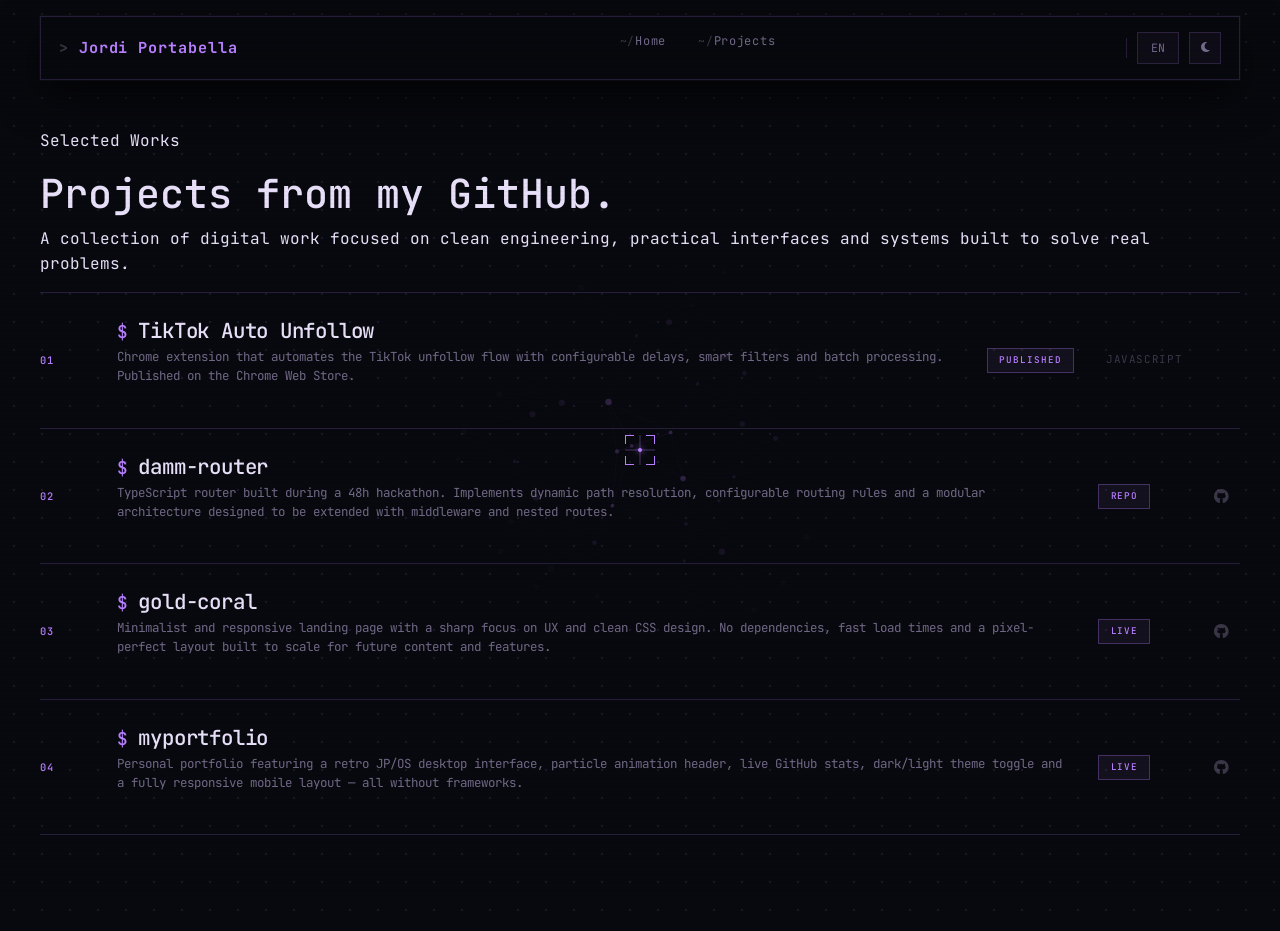
<file: projects.html>
<!DOCTYPE html>
<!-- BASEN ON: https://www.abdulsamad.tech/projects -->
<html lang="en">
    <head>
        <link href="https://cdn.jsdelivr.net/npm/bootstrap@5.3.8/dist/css/bootstrap.min.css" rel="stylesheet" integrity="sha384-sRIl4kxILFvY47J16cr9ZwB07vP4J8+LH7qKQnuqkuIAvNWLzeN8tE5YBujZqJLB" crossorigin="anonymous">
        <script src="https://cdn.jsdelivr.net/npm/bootstrap@5.3.8/dist/js/bootstrap.bundle.min.js" integrity="sha384-FKyoEForCGlyvwx9Hj09JcYn3nv7wiPVlz7YYwJrWVcXK/BmnVDxM+D2scQbITxI" crossorigin="anonymous"></script>
        <link rel="stylesheet" href="https://cdnjs.cloudflare.com/ajax/libs/font-awesome/6.5.0/css/all.min.css">
        <link href="styles.css" rel="stylesheet">
        <script src="scripts/script.js" defer></script>
        <title>Projects</title>
    </head>
    <body>
        <div id="large-header" class="large-header" aria-hidden="true">
            <canvas id="demo-canvas"></canvas>
        </div>

        <header class="site-header">
            <a href="index.html" class="brand">Jordi Portabella</a>
            <nav class="main-nav">
                <ul>
                    <li><a href="index.html">Home</a></li>
                    <li><a href="projects.html">Projects</a></li>
                </ul>
            </nav>

            <div class="header-actions">
                <span class="header-divider" aria-hidden="true"></span>
                <select id="lenguaje-select">
                    <option value="EN">EN</option>
                    <option value="ES">ES</option>
                </select>
                <button class="theme-toggle" type="button" onclick="changeColor(this)" aria-label="Toggle color theme">
                    <i class="fa-solid fa-moon theme-icon theme-icon-moon"></i>
                    <i class="fa-solid fa-sun theme-icon theme-icon-sun"></i>
                </button>
            </div>
        </header>

        <main class="projects-page">
            <section class="projects-hero reveal reveal-up">
                <p class="projects-kicker">Selected Works</p>
                <h1>Projects from my GitHub.</h1>
                <p class="projects-lead">
                    A collection of digital work focused on clean engineering, practical interfaces and systems built to solve real problems.
                </p>
            </section>

            <section class="projects-list" id="projects" data-layout="showcase">
            </section>
        </main>
    </body>
</html>
</file>
<file: styles.css>
@import url('https://fonts.googleapis.com/css2?family=JetBrains+Mono:ital,wght@0,300;0,400;0,500;0,700;1,300;1,400&display=swap');

/* ============================================================
   TOKENS
   ============================================================ */
:root {
    --bg:        #08090e;
    --bg2:       #0c0e16;
    --bg3:       #10121d;
    --purple:    #b87fff;
    --lilac:     #d8b4fe;
    --green:     #39e58c;
    --red:       #ff5f57;
    --yellow:    #ffbd2e;
    --border:    rgba(184,127,255,.18);
    --border-h:  rgba(184,127,255,.55);
    --text:      #e8e0f8;
    --muted:     rgba(220,200,255,.50);
    --subtle:    rgba(220,200,255,.24);
    --font:      'JetBrains Mono', 'Courier New', monospace;
    --ease:      cubic-bezier(0.22,1,0.36,1);
}

/* ============================================================
   BASE
   ============================================================ */
*,*::before,*::after { box-sizing:border-box; margin:0; padding:0; }
html { scroll-behavior:smooth; overflow-x:hidden; }

body {
    background-color: var(--bg);
    /* dot grid */
    background-image: radial-gradient(rgba(184,127,255,.11) 1px, transparent 1px);
    background-size: 28px 28px;
    color: var(--text);
    font-family: var(--font);
    line-height: 1.6;
    overflow-x: hidden;
    -webkit-font-smoothing: antialiased;
    cursor: none;
    position: relative;
}

a, button, select { cursor: none; font-family: var(--font); }

/* scanline overlay */
body::after {
    content: '';
    position: fixed;
    inset: 0;
    background: repeating-linear-gradient(
        0deg,
        rgba(0,0,0,.028) 0px,
        rgba(0,0,0,.028) 1px,
        transparent 1px,
        transparent 4px
    );
    pointer-events: none;
    z-index: 9990;
}

/* ============================================================
   CUSTOM CURSOR — reticle / crosshair
   ============================================================ */
.c-dot {
    position: fixed;
    top: 0; left: 0;
    width: 4px; height: 4px;
    background: var(--purple);
    border-radius: 50%;
    box-shadow: 0 0 6px var(--purple);
    pointer-events: none;
    z-index: 99999;
    transform: translate(-50%,-50%);
    transition: background .15s, box-shadow .15s;
}

.c-reticle {
    position: fixed;
    top: 0; left: 0;
    width: 30px; height: 30px;
    pointer-events: none;
    z-index: 99998;
    transform: translate(-50%,-50%);
    transition: width .2s var(--ease), height .2s var(--ease);
}

/* 4 corner brackets */
.c-tl,.c-tr,.c-bl,.c-br {
    position: absolute;
    width: 9px; height: 9px;
    border-color: var(--purple);
    border-style: solid;
    transition: all .2s var(--ease), border-color .15s;
}
.c-tl { top:0; left:0;  border-width:1.5px 0 0 1.5px; }
.c-tr { top:0; right:0; border-width:1.5px 1.5px 0 0; }
.c-bl { bottom:0; left:0;  border-width:0 0 1.5px 1.5px; }
.c-br { bottom:0; right:0; border-width:0 1.5px 1.5px 0; }

/* cross lines */
.c-reticle::before,
.c-reticle::after {
    content: '';
    position: absolute;
    background: rgba(184,127,255,.35);
}
.c-reticle::before {
    width: 1px; height: 100%;
    left: 50%; top: 0;
    transform: translateX(-50%);
}
.c-reticle::after {
    width: 100%; height: 1px;
    top: 50%; left: 0;
    transform: translateY(-50%);
}

/* hover state */
body.cur-active .c-dot {
    background: var(--lilac);
    box-shadow: 0 0 10px var(--lilac);
    width: 6px; height: 6px;
}
body.cur-active .c-reticle {
    width: 20px; height: 20px;
}
body.cur-active .c-tl,
body.cur-active .c-tr,
body.cur-active .c-bl,
body.cur-active .c-br {
    border-color: var(--lilac);
    width: 7px; height: 7px;
}

@media (hover:none) {
    .c-dot,.c-reticle { display:none; }
    body,a,button,select { cursor:auto; }
}

/* ============================================================
   CANVAS
   ============================================================ */
.large-header {
    position: fixed;
    inset: 0;
    z-index: 0;
    overflow: hidden;
    pointer-events: none;
}
#demo-canvas { position:absolute; inset:0; width:100%; height:100%; opacity:.4; }

/* ============================================================
   NAV
   ============================================================ */
.site-header {
    position: sticky;
    top: 16px;
    z-index: 1000;
    width: min(1200px, calc(100% - 32px));
    margin: 0 auto;
    padding: 10px 18px;
    display: flex;
    align-items: center;
    justify-content: space-between;
    background: rgba(8,9,14,.85);
    border: 1px solid var(--border);
    backdrop-filter: blur(16px);
    -webkit-backdrop-filter: blur(16px);
    box-shadow: 0 0 0 1px rgba(184,127,255,.04), 0 16px 40px rgba(0,0,0,.6);
}

.brand {
    color: var(--purple);
    font-size: .95rem;
    font-weight: 700;
    letter-spacing: .06em;
    text-decoration: none;
    transition: color .2s;
}
.brand::before { content:'> '; color: var(--subtle); }
.brand:hover { color: var(--lilac); }

.main-nav { flex:1; }
.main-nav ul { list-style:none; display:flex; justify-content:center; gap:2rem; }
.main-nav a {
    font-size: .75rem;
    font-weight: 400;
    letter-spacing: .06em;
    color: var(--muted);
    text-decoration: none;
    transition: color .2s;
}
.main-nav a::before { content:'~/'; color: var(--subtle); font-size:.7rem; }
.main-nav a:hover { color: var(--lilac); }

.header-actions { display:flex; align-items:center; gap:.65rem; }

.header-divider { width:1px; height:20px; background:var(--border); }

.header-actions button,
#lenguaje-select {
    height: 32px;
    border: 1px solid var(--border);
    background: rgba(184,127,255,.04);
    color: var(--muted);
    font-family: var(--font);
    font-size: .72rem;
    outline: none;
    appearance: none;
    -webkit-appearance: none;
    transition: border-color .2s, color .2s;
}
.header-actions button { width:32px; border-radius:0; }
#lenguaje-select { padding:0 .8rem; border-radius:0; }
.header-actions button:hover,
#lenguaje-select:hover { border-color:var(--border-h); color:var(--lilac); }

.theme-toggle { position:relative; display:inline-flex; align-items:center; justify-content:center; }
.theme-icon { position:absolute; transition:opacity .2s,transform .2s; }
.theme-icon-sun { opacity:0; transform:scale(.75); }
.theme-toggle.is-light .theme-icon-sun  { opacity:1; transform:scale(1); }
.theme-toggle.is-light .theme-icon-moon { opacity:0; transform:scale(.75); }

/* ============================================================
   TERMINAL WINDOW COMPONENT
   ============================================================ */
.term-win {
    border: 1px solid var(--border);
    background: var(--bg2);
    position: relative;
    overflow: hidden;
}

.term-bar {
    display: flex;
    align-items: center;
    gap: .6rem;
    padding: .65rem 1.1rem;
    border-bottom: 1px solid var(--border);
    background: rgba(184,127,255,.04);
}

.term-bar-dot { width:11px; height:11px; border-radius:50%; flex-shrink:0; }
.tbd-r { background: var(--red);    box-shadow:0 0 6px rgba(255,95,87,.5); }
.tbd-y { background: var(--yellow); box-shadow:0 0 6px rgba(255,189,46,.5); }
.tbd-g { background: var(--green);  box-shadow:0 0 6px rgba(57,229,140,.5); }

.term-bar-title {
    flex: 1;
    text-align: center;
    font-size: .68rem;
    font-weight: 400;
    color: var(--muted);
    letter-spacing: .06em;
}

.term-body { padding: 2rem 2.4rem 2.4rem; }

/* ============================================================
   HERO
   ============================================================ */
#home {
    position: relative;
    z-index: 1;
    width: min(1200px, calc(100% - 32px));
    margin: 0 auto;
    padding: 3rem 0 0;
    min-height: calc(100vh - 80px);
    display: flex;
    flex-direction: column;
    justify-content: center;
    gap: 1.5rem;
}

.hero-win {
    /* extends term-win */
    flex: 1;
}

.hero-name {
    font-size: clamp(60px, 11vw, 148px);
    font-weight: 700;
    letter-spacing: -.04em;
    line-height: .86;
    margin-bottom: 1.8rem;
    position: relative;
    display: inline-block;
    /* glitch */
    animation: glitch 7s infinite;
}

.hero-name .n1 { display:block; color: var(--text); }
.hero-name .n2 {
    display: block;
    background: linear-gradient(135deg, var(--lilac) 0%, var(--purple) 70%);
    -webkit-background-clip: text;
    -webkit-text-fill-color: transparent;
    background-clip: text;
}

/* glitch layers */
.hero-name::before,
.hero-name::after {
    content: attr(data-text);
    position: absolute;
    top: 0; left: 0;
    font-size: inherit;
    font-weight: inherit;
    letter-spacing: inherit;
    line-height: inherit;
    pointer-events: none;
}
.hero-name::before {
    color: rgba(255,0,200,.55);
    clip-path: polygon(0 20%,100% 20%,100% 35%,0 35%);
    animation: glitch-before 7s infinite;
}
.hero-name::after {
    color: rgba(0,200,255,.45);
    clip-path: polygon(0 60%,100% 60%,100% 75%,0 75%);
    animation: glitch-after 7s infinite;
}

@keyframes glitch {
    0%,85%,100% { transform:translate(0,0); }
    86% { transform:translate(-3px,0); }
    87% { transform:translate(3px,0); }
    88% { transform:translate(-1px,1px); }
    89% { transform:translate(0,0); }
}
@keyframes glitch-before {
    0%,85%,100% { transform:translate(0,0); opacity:0; }
    86% { transform:translate(-4px,0); opacity:1; }
    87% { transform:translate(4px,0); opacity:1; }
    88% { opacity:0; }
}
@keyframes glitch-after {
    0%,85%,100% { transform:translate(0,0); opacity:0; }
    86% { transform:translate(4px,0); opacity:1; }
    87% { transform:translate(-4px,0); opacity:1; }
    88% { opacity:0; }
}

/* prompt lines */
.prompt { display:flex; gap:.6rem; align-items:baseline; margin:.35rem 0; font-size:.88rem; }
.p-sym  { color:var(--purple); font-weight:700; flex-shrink:0; user-select:none; }
.p-path { color:var(--lilac); }
.p-cmd  { color:var(--muted); }
.p-out  { color:var(--text); margin-left:1.6rem; font-size:.86rem; }
.p-out.green { color:var(--green); }

.typing-cursor {
    display: inline-block;
    width: .55em; height: 1.1em;
    background: var(--purple);
    vertical-align: text-bottom;
    margin-left: 2px;
    animation: blink 1.1s step-end infinite;
}
@keyframes blink { 0%,100%{opacity:1} 50%{opacity:0} }

/* hero divider */
.h-rule {
    border: none;
    border-top: 1px solid var(--border);
    margin: 1.2rem 0;
}

/* hero CTA buttons */
.hero-btns { display:flex; gap:.9rem; flex-wrap:wrap; margin-top:1.4rem; }

.btn-term {
    display: inline-flex;
    align-items: center;
    gap: .5rem;
    padding: .75rem 1.5rem;
    border: 1px solid var(--border);
    background: transparent;
    color: var(--muted);
    font-family: var(--font);
    font-size: .78rem;
    font-weight: 400;
    letter-spacing: .04em;
    text-decoration: none;
    transition: border-color .2s, color .2s, background .2s, transform .2s var(--ease);
}
.btn-term::before { content:'$ '; color:var(--purple); }
.btn-term:hover {
    border-color: var(--border-h);
    color: var(--lilac);
    background: rgba(184,127,255,.06);
    transform: translateY(-2px);
}

.btn-term-primary {
    border-color: rgba(184,127,255,.45);
    background: rgba(184,127,255,.08);
    color: var(--text);
}
.btn-term-primary:hover {
    border-color: var(--purple);
    background: rgba(184,127,255,.16);
    color: var(--lilac);
}

/* ============================================================
   MARQUEE
   ============================================================ */
.marquee-strip {
    position: relative;
    z-index: 1;
    margin-top: 3.5rem;
    border-top: 1px solid var(--border);
    border-bottom: 1px solid var(--border);
    padding: .75rem 0;
    overflow: hidden;
    background: rgba(184,127,255,.02);
}

.marquee-track {
    display: flex;
    width: max-content;
    animation: marquee 30s linear infinite;
}
.marquee-track:hover { animation-play-state:paused; }

@keyframes marquee {
    from { transform:translateX(0); }
    to   { transform:translateX(-50%); }
}

.marquee-track span {
    display: inline-block;
    font-size: .65rem;
    font-weight: 400;
    letter-spacing: .22em;
    text-transform: uppercase;
    color: var(--subtle);
    padding: 0 1.5rem;
    white-space: nowrap;
}
.marquee-track .m-dot { color:var(--purple); padding:0 .3rem; letter-spacing:0; }

/* ============================================================
   SECTION WRAPPER
   ============================================================ */
.sec {
    position: relative;
    z-index: 1;
    width: min(1200px, calc(100% - 32px));
    margin: 0 auto;
    padding: 6rem 0;
}

.sec-label {
    display: flex;
    align-items: center;
    gap: .5rem;
    margin-bottom: 2.8rem;
    font-size: .65rem;
    font-weight: 500;
    letter-spacing: .2em;
    color: var(--purple);
}
.sec-label .sec-num { color:var(--subtle); }

/* heading style used throughout */
.sec-h {
    font-size: clamp(2rem,4.5vw,3.6rem);
    font-weight: 700;
    letter-spacing: -.03em;
    line-height: 1.04;
    margin-bottom: 1.4rem;
    color: var(--text);
}
.sec-h .hl {
    background: linear-gradient(135deg,var(--lilac),var(--purple));
    -webkit-background-clip: text;
    -webkit-text-fill-color: transparent;
    background-clip: text;
}

/* ============================================================
   ABOUT
   ============================================================ */
.about-cols {
    display: grid;
    grid-template-columns: 1.1fr .9fr;
    gap: 4rem;
    align-items: start;
}

.about-text p {
    font-size: .9rem;
    font-weight: 300;
    color: var(--muted);
    line-height: 1.85;
    margin-bottom: .8rem;
}
.about-text p::before { content:'// '; color:var(--subtle); }

.about-loc {
    display: inline-flex;
    align-items: center;
    gap: .4rem;
    margin-top: .8rem;
    font-size: .76rem;
    color: var(--subtle);
}

/* Stats terminal box */
.stats-box {
    border: 1px solid var(--border);
    background: var(--bg2);
}

.stats-box-header {
    padding: .55rem 1rem;
    border-bottom: 1px solid var(--border);
    font-size: .62rem;
    color: var(--muted);
    letter-spacing: .1em;
    background: rgba(184,127,255,.04);
}
.stats-box-header span { color:var(--purple); }

.stats-grid {
    display: grid;
    grid-template-columns: 1fr 1fr;
}

.stat-cell {
    padding: 1.6rem 1.4rem;
    border-bottom: 1px solid var(--border);
    border-right: 1px solid var(--border);
    transition: background .2s;
}
.stat-cell:nth-child(2n) { border-right:none; }
.stat-cell:nth-child(3),
.stat-cell:nth-child(4) { border-bottom:none; }
.stat-cell:hover { background:rgba(184,127,255,.05); }

.stat-val {
    font-size: clamp(1.8rem,3.5vw,2.8rem);
    font-weight: 700;
    letter-spacing: -.04em;
    line-height: 1;
    margin-bottom: .4rem;
    background: linear-gradient(135deg,var(--text),var(--lilac));
    -webkit-background-clip: text;
    -webkit-text-fill-color: transparent;
    background-clip: text;
}

.stat-lbl {
    font-size: .6rem;
    font-weight: 400;
    letter-spacing: .14em;
    text-transform: uppercase;
    color: var(--subtle);
}

/* ============================================================
   SERVICES — command list
   ============================================================ */
.srv-list { width:100%; }

.srv-row {
    display: grid;
    grid-template-columns: 2.8rem 1fr auto 1.6rem;
    align-items: center;
    gap: 2rem;
    padding: 1.6rem 0;
    border-top: 1px solid var(--border);
    position: relative;
    overflow: hidden;
    transition: border-color .2s;
}
.srv-row:last-child { border-bottom:1px solid var(--border); }

.srv-row::before {
    content:'';
    position:absolute;
    inset:0;
    background: linear-gradient(90deg,rgba(184,127,255,.06),transparent);
    transform:translateX(-101%);
    transition:transform .35s var(--ease);
}
.srv-row:hover::before { transform:translateX(0); }
.srv-row:hover { border-color:var(--border-h); }

.srv-num { font-size:.65rem; font-weight:500; letter-spacing:.1em; color:var(--purple); position:relative; z-index:1; }

.srv-body { position:relative; z-index:1; }
.srv-body h3 {
    font-size: clamp(.95rem,1.8vw,1.3rem);
    font-weight: 500;
    letter-spacing: -.01em;
    color: var(--text);
    margin-bottom: .3rem;
    transition: color .2s;
}
.srv-body h3::before { content:'$ '; color:var(--purple); font-size:.85em; }
.srv-row:hover .srv-body h3 { color:var(--lilac); }

.srv-body p { font-size:.78rem; color:var(--muted); line-height:1.55; }

.srv-tags { display:flex; gap:.35rem; flex-wrap:wrap; justify-content:flex-end; position:relative; z-index:1; }

.srv-tag {
    padding:.2rem .55rem;
    border:1px solid var(--border);
    font-size:.58rem;
    letter-spacing:.06em;
    text-transform:uppercase;
    color:var(--subtle);
    transition:border-color .2s,color .2s;
}
.srv-tag::before { content:'['; }
.srv-tag::after  { content:']'; }
.srv-row:hover .srv-tag { border-color:rgba(184,127,255,.3); color:var(--muted); }

.srv-arr { font-size:.95rem; color:var(--subtle); transition:color .25s,transform .25s var(--ease); position:relative; z-index:1; }
.srv-row:hover .srv-arr { color:var(--lilac); transform:translate(3px,-3px); }

/* ============================================================
   SKILLS
   ============================================================ */
.skills-cols {
    display: grid;
    grid-template-columns: 1.1fr .9fr;
    gap: 4rem;
    align-items: start;
}

/* Timeline */
.timeline { position:relative; padding-left:1.6rem; }
.timeline::before {
    content:'';
    position:absolute;
    left:.2rem; top:.5rem; bottom:.5rem;
    width:1px;
    background:linear-gradient(180deg,var(--purple),rgba(184,127,255,.03));
}

.tl-item { position:relative; padding:0 0 1.4rem 1.1rem; }
.tl-item::before {
    content:'';
    position:absolute;
    left:-.26rem; top:.44rem;
    width:9px; height:9px;
    border-radius:50%;
    background:var(--purple);
    box-shadow:0 0 12px rgba(184,127,255,.5);
}
.tl-item:last-child { padding-bottom:0; }

.tl-date {
    font-size:.6rem; font-weight:500; letter-spacing:.12em;
    text-transform:uppercase; color:var(--purple); margin-bottom:.3rem;
}
.tl-item h3 { font-size:.9rem; font-weight:400; color:var(--text); line-height:1.3; margin-bottom:.2rem; }
.tl-place   { font-size:.72rem; color:var(--subtle); }

/* Tech tag pills */
.skills-right { display:flex; flex-direction:column; gap:2rem; }

.tech-tags { display:flex; flex-wrap:wrap; gap:.45rem; }

.tech-tag {
    display:inline-flex;
    align-items:center;
    gap:.4rem;
    padding:.4rem .85rem;
    border:1px solid var(--border);
    font-size:.72rem;
    color:var(--muted);
    background:rgba(184,127,255,.03);
    transition:border-color .2s,color .2s,background .2s;
}
.tech-tag::before { content:'['; color:var(--purple); }
.tech-tag::after  { content:']'; color:var(--purple); }
.tech-tag i { font-size:.8rem; color:var(--purple); margin-right:.15rem; }
.tech-tag:hover { border-color:var(--border-h); color:var(--lilac); background:rgba(184,127,255,.08); }

.soft-list { display:flex; flex-direction:column; gap:.85rem; }
.soft-item { display:flex; align-items:flex-start; gap:.8rem; }
.soft-dot {
    flex-shrink:0; width:6px; height:6px;
    margin-top:.48rem; border-radius:50%;
    background:var(--purple); box-shadow:0 0 8px rgba(184,127,255,.5);
}
.soft-item p { font-size:.82rem; color:var(--muted); line-height:1.6; }
.soft-item p::before { content:'// '; color:var(--subtle); }

/* ============================================================
   CONTACT
   ============================================================ */
.contact-wrap {
    text-align: center;
    padding: 5rem 0 4rem;
}

.contact-prompt {
    display: inline-flex;
    align-items: center;
    gap: .5rem;
    margin-bottom: 2rem;
    font-size: .72rem;
    color: var(--muted);
}
.contact-prompt .cp-sym { color:var(--purple); }

.contact-big {
    font-size: clamp(3.6rem,11vw,12rem);
    font-weight: 700;
    letter-spacing: -.05em;
    line-height: .88;
    margin-bottom: 2.5rem;
}
.contact-big .cb1 { display:block; color:var(--text); }
.contact-big .cb2 {
    display:block;
    background:linear-gradient(135deg,var(--lilac),var(--purple));
    -webkit-background-clip:text;
    -webkit-text-fill-color:transparent;
    background-clip:text;
}

.contact-sub {
    font-size: .85rem;
    color: var(--muted);
    line-height: 1.65;
    margin: 0 auto 2rem;
    text-align: center;
}

.contact-email-link {
    display: inline-flex;
    align-items: center;
    gap: .7rem;
    padding: 1rem 2.2rem;
    border: 1px solid var(--border);
    background: var(--bg2);
    font-family: var(--font);
    font-size: clamp(.85rem,2vw,1.4rem);
    font-weight: 400;
    color: var(--text);
    text-decoration: none;
    transition: border-color .25s, background .25s, transform .25s var(--ease), color .2s;
    margin-bottom: 2rem;
}
.contact-email-link i { color:var(--purple); }
.contact-email-link:hover {
    border-color:var(--border-h);
    background:rgba(184,127,255,.08);
    color:var(--lilac);
    transform:translateY(-3px);
}

.contact-socials { display:flex; justify-content:center; gap:.7rem; margin-top:1rem; }

.soc-pill {
    display:inline-flex;
    align-items:center;
    gap:.45rem;
    padding:.55rem 1.1rem;
    border:1px solid var(--border);
    background:transparent;
    font-family:var(--font);
    font-size:.7rem;
    letter-spacing:.05em;
    color:var(--muted);
    text-decoration:none;
    transition:border-color .2s,color .2s,background .2s,transform .2s var(--ease);
}
.soc-pill:hover {
    border-color:var(--border-h);
    color:var(--lilac);
    background:rgba(184,127,255,.06);
    transform:translateY(-2px);
}
.soc-pill i { font-size:.9rem; }

/* ============================================================
   FOOTER
   ============================================================ */
footer {
    position:relative; z-index:1;
    border-top:1px solid var(--border);
}

.foot-inner {
    width:min(1200px,calc(100% - 32px));
    margin:0 auto;
    padding:1.6rem 0;
    display:flex;
    align-items:center;
    justify-content:space-between;
}
.foot-inner p { font-size:.68rem; color:var(--subtle); }
.foot-inner p::before { content:'// '; }

.foot-links { display:flex; list-style:none; gap:1.4rem; }
.foot-links a { font-size:.66rem; letter-spacing:.1em; text-transform:uppercase; color:var(--subtle); text-decoration:none; transition:color .2s; }
.foot-links a:hover { color:var(--lilac); }

/* ============================================================
   PROJECTS PAGE
   ============================================================ */
.projects-page {
    position:relative; z-index:1;
    width:min(1200px,calc(100% - 32px));
    margin:0 auto;
    padding:4rem 0 6rem;
}

.proj-hero { margin-bottom:4rem; }
.proj-hero h1 {
    font-size:clamp(2.8rem,8vw,7rem);
    font-weight:700;
    letter-spacing:-.05em;
    line-height:.9;
    margin:1rem 0;
    background:linear-gradient(135deg,var(--text),var(--lilac));
    -webkit-background-clip:text;
    -webkit-text-fill-color:transparent;
    background-clip:text;
}
.proj-lead { font-size:.9rem; color:var(--muted); max-width:600px; line-height:1.78; margin-top:1rem; font-weight:300; }

.proj-list { width:100%; }

.proj-row {
    display:grid;
    grid-template-columns:2.8rem 1fr auto auto 1.6rem;
    align-items:center;
    gap:2rem;
    padding:1.6rem 0;
    border-top:1px solid var(--border);
    position:relative;
    overflow:hidden;
    text-decoration:none;
    color:inherit;
    transition:border-color .2s;
}
.proj-row:last-child { border-bottom:1px solid var(--border); }
.proj-row::before {
    content:'';
    position:absolute; inset:0;
    background:linear-gradient(90deg,rgba(184,127,255,.06),transparent);
    transform:translateX(-101%);
    transition:transform .35s var(--ease);
}
.proj-row:hover::before { transform:translateX(0); }
.proj-row:hover { border-color:var(--border-h); }

.proj-n { font-size:.65rem; font-weight:500; letter-spacing:.1em; color:var(--purple); position:relative; z-index:1; }

.proj-info { position:relative; z-index:1; }
.proj-info h3 {
    font-size:clamp(.95rem,1.8vw,1.3rem);
    font-weight:500;
    letter-spacing:-.01em;
    color:var(--text);
    margin-bottom:.3rem;
    transition:color .2s;
}
.proj-info h3::before { content:'$ '; color:var(--purple); font-size:.85em; }
.proj-row:hover .proj-info h3 { color:var(--lilac); }
.proj-info p { font-size:.78rem; color:var(--muted); line-height:1.5; }

.proj-badge {
    padding:.25rem .7rem;
    border:1px solid rgba(184,127,255,.3);
    font-size:.58rem;
    font-weight:500;
    letter-spacing:.1em;
    text-transform:uppercase;
    color:var(--purple);
    background:rgba(184,127,255,.07);
    white-space:nowrap;
    position:relative; z-index:1;
}
.proj-tech { font-size:.68rem; color:var(--subtle); letter-spacing:.06em; text-transform:uppercase; position:relative; z-index:1; white-space:nowrap; }
.proj-arrow { font-size:.9rem; color:var(--subtle); transition:color .25s,transform .25s var(--ease); position:relative; z-index:1; }
.proj-row:hover .proj-arrow { color:var(--lilac); transform:translate(3px,-3px); }

/* ============================================================
   REVEAL
   ============================================================ */
.reveal { opacity:0; transition:opacity .7s ease,transform .85s var(--ease),filter .85s ease; will-change:opacity,transform,filter; }
.reveal-up    { transform:translateY(36px); filter:blur(5px); }
.reveal-left  { transform:translateX(-46px); filter:blur(5px); }
.reveal-right { transform:translateX(46px);  filter:blur(5px); }
.reveal-scale { transform:scale(.93);        filter:blur(8px); }
.reveal.is-visible { opacity:1; transform:translate(0,0) scale(1); filter:blur(0); }
.delay-1 { transition-delay:.08s; }
.delay-2 { transition-delay:.17s; }
.delay-3 { transition-delay:.26s; }

/* ============================================================
   RESPONSIVE
   ============================================================ */
@media (max-width:1024px) {
    .about-cols  { grid-template-columns:1fr; gap:2.5rem; }
    .skills-cols { grid-template-columns:1fr; gap:2.5rem; }
}
@media (max-width:768px) {
    .srv-row { grid-template-columns:2.2rem 1fr 1.4rem; }
    .srv-tags { display:none; }
    .proj-row { grid-template-columns:2.2rem 1fr auto 1.4rem; }
    .proj-tech { display:none; }
    .hero-btns { flex-direction:column; }
    .btn-term  { width:100%; justify-content:center; }
    .term-body { padding:1.4rem 1.4rem 1.8rem; }
}
@media (max-width:480px) {
    .stats-grid    { grid-template-columns:1fr; }
    .stat-cell:nth-child(n) { border-right:none; }
    .srv-row { grid-template-columns:1fr 1.4rem; }
    .srv-num { display:none; }
    .proj-row { grid-template-columns:1fr 1.4rem; }
    .proj-n   { display:none; }
    .foot-inner { flex-direction:column; gap:1rem; text-align:center; }
    .contact-socials { flex-wrap:wrap; }
}
@media (prefers-reduced-motion:reduce) {
    html { scroll-behavior:auto; }
    .reveal,.delay-1,.delay-2,.delay-3 { opacity:1; transform:none; filter:none; transition:none; }
    .hero-name,.hero-name::before,.hero-name::after { animation:none; }
    .marquee-track { animation:none; }
}

/* ============================================================
   JP/OS — RETRO DESKTOP (projects page)
   ============================================================ */

/* ── body override ── */
body.page-desktop { overflow:hidden; height:100dvh; }

/* ── full-screen desktop area ── */
.os-desktop {
    position: fixed;
    inset: 0;
    z-index: 1;
    padding-top: 88px;
    padding-bottom: 42px;
    overflow: hidden;
}

/* ── watermark ── */
.os-watermark {
    position: absolute;
    bottom: 54px; right: 2.5rem;
    display: flex; flex-direction: column; align-items: flex-end;
    gap: .1rem;
    pointer-events: none; user-select: none;
    opacity: .055; z-index: 2;
}
.osw-name { font-size:5rem; font-weight:700; letter-spacing:-.05em; line-height:1; color:var(--purple); }
.osw-slash { color:var(--lilac); }
.osw-ver   { font-size:.62rem; letter-spacing:.22em; color:var(--muted); }

/* ── desktop hint ── */
.desktop-hint {
    position: absolute;
    bottom: 54px; left: 50%; transform: translateX(-50%);
    font-size: .6rem; letter-spacing: .16em; text-transform: uppercase;
    color: var(--subtle); pointer-events: none; white-space: nowrap;
    opacity: 0; z-index: 3;
    animation: hint-in-out 4s ease 2s forwards;
}
@keyframes hint-in-out {
    0%   { opacity:0; }
    15%  { opacity:1; }
    75%  { opacity:1; }
    100% { opacity:0; }
}

/* ── icons column ── */
.desktop-icons-col {
    position: absolute;
    top: 1rem; left: 1.4rem;
    display: flex; flex-direction: column; gap: .2rem;
    max-height: 100%;
    overflow-y: auto; overflow-x: visible;
    z-index: 5; scrollbar-width: none; padding-bottom: .5rem;
}
.desktop-icons-col::-webkit-scrollbar { display:none; }

.di-sep { width:62px; height:1px; background:var(--border); margin:.35rem 0; }

.desktop-icon {
    display: flex; flex-direction: column; align-items: center;
    gap: .35rem; width: 72px; padding: .45rem .2rem;
    border: 1px solid transparent;
    transition: background .14s, border-color .14s;
    user-select: none;
}
.desktop-icon:hover   { background:rgba(184,127,255,.1); border-color:rgba(184,127,255,.25); }
.desktop-icon.selected{ background:rgba(184,127,255,.18); border-color:rgba(184,127,255,.5); }

.di-icon-wrap {
    width: 46px; height: 46px;
    border: 1px solid;
    display: flex; align-items: center; justify-content: center;
    font-size: 1.3rem; position: relative;
    transition: filter .15s, transform .2s var(--ease);
}
.di-icon-wrap.is-file::after {
    content: '';
    position: absolute; top:-1px; right:-1px;
    width:12px; height:12px;
    border-left:1px solid; border-bottom:1px solid;
    border-color: inherit; background: var(--bg);
}
.desktop-icon:hover .di-icon-wrap { filter:brightness(1.35); transform:translateY(-3px); }

.di-label {
    font-size: .55rem; text-align: center;
    color: var(--text); line-height: 1.35;
    word-break: break-all; max-width: 70px;
    text-shadow: 0 1px 6px rgba(0,0,0,.95), 0 0 12px rgba(0,0,0,.8);
}

/* ── loading overlay ── */
.desktop-loading {
    position: absolute; inset: 0;
    display: flex; flex-direction: column; align-items: center; justify-content: center;
    gap: .9rem; z-index: 80;
    background: var(--bg);
    transition: opacity .5s ease;
}
.desktop-loading.done { opacity:0; pointer-events:none; }
.desktop-loading p { font-size:.7rem; color:var(--muted); letter-spacing:.12em; text-transform:uppercase; }
.dl-icon { font-size:2.2rem; color:var(--purple); animation:dl-pulse 1.4s ease infinite; }
@keyframes dl-pulse { 0%,100%{opacity:1} 50%{opacity:.3} }
.dl-bar  { width:200px; height:2px; background:rgba(184,127,255,.14); }
.dl-fill { height:100%; background:var(--purple); box-shadow:0 0 8px var(--purple); width:0; animation:dl-load 1.3s ease forwards; }
@keyframes dl-load { to { width:100%; } }

/* ── windows layer ── */
.windows-layer { position:absolute; inset:0; pointer-events:none; z-index:10; }
.os-window     { pointer-events:all; }

/* ── OS window ── */
.os-window {
    position: absolute;
    min-width: 360px; max-width: min(580px,calc(100vw - 130px));
    background: var(--bg2);
    border: 1px solid var(--border-h);
    box-shadow: 0 28px 80px rgba(0,0,0,.75), 0 0 0 1px rgba(184,127,255,.07);
    display: flex; flex-direction: column;
    animation: win-appear .18s var(--ease);
}
@keyframes win-appear {
    from { opacity:0; transform:scale(.96) translateY(10px); }
    to   { opacity:1; transform:scale(1)   translateY(0); }
}

.win-bar {
    display: flex; align-items: center; gap: .6rem;
    padding: .58rem .9rem;
    background: rgba(184,127,255,.07);
    border-bottom: 1px solid var(--border);
    user-select: none; cursor: move;
}
.win-controls { display:flex; gap:.32rem; flex-shrink:0; }
.win-ctrl {
    width:12px; height:12px;
    border-radius:50%; border:none;
    background:var(--border); transition:filter .15s;
}
.win-ctrl.close  { background:var(--red);    box-shadow:0 0 4px rgba(255,95,87,.3);   }
.win-ctrl.min    { background:var(--yellow); box-shadow:0 0 4px rgba(255,189,46,.3);  }
.win-ctrl.max    { background:var(--green);  box-shadow:0 0 4px rgba(57,229,140,.3);  }
.win-ctrl:hover  { filter:brightness(1.3) saturate(1.1); }

.win-title {
    flex:1; text-align:center;
    font-size:.63rem; color:var(--muted); letter-spacing:.08em;
    overflow:hidden; text-overflow:ellipsis; white-space:nowrap;
}

.win-menubar {
    display:flex; gap:0;
    padding:.28rem .7rem;
    border-bottom:1px solid var(--border);
    background:rgba(0,0,0,.18); flex-shrink:0;
}
.win-menubar span { font-size:.58rem; color:var(--subtle); padding:0 .55rem; letter-spacing:.04em; transition:color .14s; }
.win-menubar span:hover { color:var(--muted); }

.win-body {
    padding:1.35rem 1.5rem;
    overflow-y:auto; max-height:62vh;
    display:flex; flex-direction:column; gap:.8rem;
}

.win-proj-head { display:flex; align-items:flex-start; justify-content:space-between; gap:1rem; }
.win-proj-title { font-size:1.15rem; font-weight:600; letter-spacing:-.02em; color:var(--text); line-height:1.2; }
.win-proj-title::before { content:'$ '; color:var(--purple); font-size:.88em; }

.win-proj-status {
    padding:.2rem .6rem;
    border:1px solid rgba(184,127,255,.3);
    font-size:.56rem; font-weight:500; letter-spacing:.12em; text-transform:uppercase;
    color:var(--purple); background:rgba(184,127,255,.08);
    white-space:nowrap; flex-shrink:0; align-self:flex-start;
}

.win-proj-desc { font-size:.8rem; color:var(--muted); line-height:1.7; }
.win-proj-desc::before { content:'// '; color:var(--subtle); }

.win-proj-tags { display:flex; flex-wrap:wrap; gap:.28rem; }
.win-tag { padding:.14rem .48rem; border:1px solid var(--border); font-size:.57rem; letter-spacing:.06em; color:var(--subtle); }
.win-tag::before { content:'['; }
.win-tag::after  { content:']'; }
.win-tag-lang { border-color:rgba(184,127,255,.3); color:var(--purple); }

.win-proj-links { display:flex; gap:.55rem; flex-wrap:wrap; margin-top:.15rem; }
.win-link {
    display:inline-flex; align-items:center; gap:.4rem;
    padding:.48rem .9rem;
    border:1px solid var(--border); background:transparent;
    font-family:var(--font); font-size:.7rem; color:var(--muted);
    text-decoration:none;
    transition:border-color .18s, color .18s, background .18s, transform .18s var(--ease);
}
.win-link:hover { border-color:var(--border-h); color:var(--lilac); background:rgba(184,127,255,.06); transform:translateY(-1px); }
.win-link-primary { border-color:rgba(184,127,255,.45); background:rgba(184,127,255,.08); color:var(--text); }
.win-link-primary:hover { border-color:var(--purple); color:var(--lilac); background:rgba(184,127,255,.15); }

.win-meta { font-size:.66rem; color:var(--subtle); }

.win-proj-gallery { display:flex; flex-direction:column; gap:0; }
.win-gallery-track {
    display:flex; gap:.55rem;
    overflow-x:auto; scroll-snap-type:x mandatory;
    padding-bottom:.4rem;
    scrollbar-width:thin; scrollbar-color:var(--border) transparent;
}
.win-gallery-track::-webkit-scrollbar { height:3px; }
.win-gallery-track::-webkit-scrollbar-thumb { background:var(--border-h); }
.win-gallery-img {
    flex-shrink:0; scroll-snap-align:start;
    width:100%; max-width:420px; height:200px;
    object-fit:cover;
    border:1px solid var(--border);
    display:block;
    transition:border-color .2s;
}
.win-gallery-img:hover { border-color:var(--border-h); }

/* ── taskbar ── */
.taskbar {
    position:absolute; bottom:0; left:0; right:0;
    height:42px;
    background:rgba(8,9,14,.94);
    border-top:1px solid var(--border);
    backdrop-filter:blur(20px); -webkit-backdrop-filter:blur(20px);
    display:flex; align-items:center; gap:.45rem;
    padding:0 .8rem; z-index:100;
}
.tb-start-btn {
    display:inline-flex; align-items:center; gap:.35rem;
    height:28px; padding:0 .85rem;
    background:rgba(184,127,255,.1); border:1px solid var(--border-h);
    color:var(--purple); font-family:var(--font);
    font-size:.66rem; font-weight:700; letter-spacing:.1em;
    flex-shrink:0; transition:background .15s;
}
.tb-start-btn:hover { background:rgba(184,127,255,.2); }
.taskbar-divider { width:1px; height:22px; background:var(--border); flex-shrink:0; }
.taskbar-windows {
    flex:1; display:flex; gap:.3rem;
    overflow-x:auto; scrollbar-width:none; min-width:0;
}
.taskbar-windows::-webkit-scrollbar { display:none; }
.tb-win-btn {
    display:inline-flex; align-items:center; gap:.38rem;
    height:28px; padding:0 .75rem;
    background:rgba(184,127,255,.04); border:1px solid var(--border);
    color:var(--subtle); font-family:var(--font);
    font-size:.6rem; letter-spacing:.04em;
    white-space:nowrap; flex-shrink:0;
    max-width:150px; overflow:hidden; text-overflow:ellipsis;
    transition:background .14s, border-color .14s, color .14s;
}
.tb-win-btn.active { background:rgba(184,127,255,.13); border-color:rgba(184,127,255,.4); color:var(--lilac); }
.tb-win-btn:hover  { background:rgba(184,127,255,.08); color:var(--muted); }
.taskbar-tray {
    display:flex; align-items:center; gap:.48rem;
    flex-shrink:0; padding-left:.5rem;
    border-left:1px solid var(--border);
}
.tb-clock { font-size:.64rem; color:var(--muted); letter-spacing:.08em; white-space:nowrap; }

/* ============================================================
   JP/OS — WINDOWS 95 CHROME OVERRIDES
   ============================================================ */

/* ── window: 3D bevel border ── */
.os-window {
    border: 2px solid;
    border-color: rgba(178,120,255,.55) rgba(10,5,25,.95) rgba(10,5,25,.95) rgba(178,120,255,.55);
    box-shadow:
        3px 3px 0 rgba(0,0,0,.65),
        inset 1px 1px 0 rgba(220,180,255,.07);
    border-radius: 0;
}

/* ── title bar: Win95 gradient, icon left, controls right ── */
.win-bar {
    background: linear-gradient(90deg, #5a1ea0 0%, #3a0e78 55%, #22074a 100%);
    padding: .28rem .3rem .28rem .45rem;
    gap: .45rem;
    border-bottom: 1px solid #0a0520;
    align-items: center;
}
.win-bar-icon {
    flex-shrink: 0;
    font-size: .72rem;
    opacity: .9;
    line-height: 1;
}
.win-title {
    flex: 1;
    text-align: left;
    font-size: .7rem;
    font-weight: 400;
    letter-spacing: .02em;
    color: #fff;
    text-shadow: 1px 1px 2px rgba(0,0,0,.6);
}
/* controls to the right */
.win-controls {
    display: flex;
    gap: 2px;
    flex-shrink: 0;
}
.win-ctrl {
    width: 18px;
    height: 14px;
    border-radius: 0;
    border: 1px solid;
    border-color: rgba(200,160,255,.45) rgba(0,0,0,.8) rgba(0,0,0,.8) rgba(200,160,255,.45);
    background: #3a1472;
    color: #e8e0f8;
    font-family: Arial, sans-serif;
    font-size: 9px;
    font-weight: 700;
    line-height: 1;
    display: flex;
    align-items: center;
    justify-content: center;
    transition: background .1s;
    filter: none;
    box-shadow: none;
}
.win-ctrl:hover  { background: #5a2a9e; filter:none; }
.win-ctrl.close:hover { background: #8b2020; }
/* remove old colored dots */
.win-ctrl.close,
.win-ctrl.min,
.win-ctrl.max {
    background: #3a1472;
    box-shadow: none;
}

/* ── menu bar: slightly raised ── */
.win-menubar {
    background: #130830;
    border-bottom: 1px solid #0a0520;
    padding: .18rem .4rem;
}
.win-menubar span {
    font-size: .66rem;
    color: #c4b0e8;
    padding: .15rem .6rem;
    letter-spacing: .02em;
    transition: background .1s, color .1s;
}
.win-menubar span:hover {
    background: linear-gradient(90deg, #5a1ea0, #3a0e78);
    color: #fff;
}

/* ── taskbar: Win95 raised start button ── */
.tb-start-btn {
    border: 1px solid;
    border-color: rgba(200,155,255,.5) rgba(0,0,0,.75) rgba(0,0,0,.75) rgba(200,155,255,.5);
    letter-spacing: .08em;
    font-size: .7rem;
}
.tb-start-btn:active {
    border-color: rgba(0,0,0,.75) rgba(200,155,255,.5) rgba(200,155,255,.5) rgba(0,0,0,.75);
}

/* ── icons: slightly bigger ── */
.di-icon-wrap {
    width: 52px;
    height: 52px;
    font-size: 1.5rem;
}
.di-icon-wrap.is-file::after {
    width: 14px;
    height: 14px;
}
.di-label {
    font-size: .58rem;
}

/* ============================================================
   JP/OS — DESKTOP LAYOUT V2 (2 cols + widgets)
   ============================================================ */

/* ── icons: 2 columnas ── */
.desktop-icons-col {
    width: 158px;
    flex-direction: row;
    flex-wrap: wrap;
    align-content: flex-start;
    gap: .2rem;
    top: 1.2rem;
    left: 1rem;
}
.di-sep { width: 100%; height: 1px; margin: .3rem 0; }

/* ── clock widget top-right ── */
.desktop-clock-widget {
    position: absolute;
    top: 1.2rem;
    right: 1.8rem;
    z-index: 4;
    display: flex;
    flex-direction: column;
    align-items: flex-end;
    gap: .25rem;
    pointer-events: none;
    user-select: none;
}
.dcw-time {
    font-size: 2.8rem;
    font-weight: 700;
    letter-spacing: -.04em;
    line-height: 1;
    background: linear-gradient(135deg, var(--lilac), var(--purple));
    -webkit-background-clip: text;
    -webkit-text-fill-color: transparent;
    background-clip: text;
    text-shadow: none;
}
.dcw-date {
    font-size: .62rem;
    letter-spacing: .18em;
    text-transform: uppercase;
    color: var(--subtle);
}
.dcw-status {
    font-size: .58rem;
    letter-spacing: .1em;
    color: var(--green);
    display: flex;
    align-items: center;
    gap: .35rem;
}
.dcw-status::before {
    content: '';
    width: 6px; height: 6px;
    border-radius: 50%;
    background: var(--green);
    box-shadow: 0 0 6px var(--green);
    animation: dcw-blink 2s ease infinite;
}
@keyframes dcw-blink { 0%,100%{opacity:1} 50%{opacity:.4} }

/* welcome window: slightly wider + centered start position */
#win-sys-readme { min-width: 420px; }

/* ============================================================
   JP/OS — LAYOUT V3: system icons right, projects left
   ============================================================ */

/* project icons: left grid, 2 cols, a bit más desde el borde */
.desktop-icons-col {
    left: 1.6rem;
    top: 1.4rem;
    width: 162px;
}

/* system icons: right column, below clock */
.desktop-sys-col {
    position: absolute;
    top: 1.4rem;
    right: 1.6rem;
    display: flex;
    flex-direction: column;
    gap: .2rem;
    z-index: 5;
}
/* system icons slightly narrower */
.desktop-sys-col .desktop-icon { width: 68px; }
.desktop-sys-col .di-label     { max-width: 66px; }

/* clock moves up to avoid overlap with sys icons */
.desktop-clock-widget {
    top: auto;
    bottom: 56px;
    right: 1.8rem;
    align-items: flex-end;
}

/* welcome window min-width */
#sys-readme { min-width: 400px; }

/* task manager window wider */
#sys-tasks  { min-width: 380px; }

/* ============================================================
   JP/OS — FIX: header clearance + icon positions
   ============================================================ */

/* header is sticky top:16px + ~52px height → bottom ≈ 68px.
   Desktop is fixed inset:0 with padding-top:88px.
   Absolute children need top ≥ 90px to clear the header.       */
.desktop-icons-col {
    top: 92px;
    left: 1.8rem;
}
.desktop-sys-col {
    top: 92px;
    right: 1.8rem;
}
/* clock stays bottom-right, no conflict */
.desktop-clock-widget {
    bottom: 56px;
    right: 1.8rem;
    top: auto;
}

/* ============================================================
   JP/OS — FEATURE UPDATE: label + interference + cursor
   ============================================================ */

/* ── 1. "Projects" section label ── */
.desktop-section-label {
    width: 100%;
    font-size: .52rem;
    letter-spacing: .2em;
    text-transform: uppercase;
    color: var(--subtle);
    padding: .25rem .3rem .3rem;
    border-bottom: 1px solid var(--border);
    margin-bottom: .2rem;
    user-select: none;
    pointer-events: none;
}

/* ── 2. CRT scan-line interference ── */

/* slow-moving horizontal lines */
.os-desktop::before {
    content: '';
    position: absolute;
    inset: 0;
    z-index: 200;
    pointer-events: none;
    background: repeating-linear-gradient(
        0deg,
        transparent        0px,
        transparent        3px,
        rgba(184,127,255,.018) 3px,
        rgba(184,127,255,.018) 4px
    );
    animation: crt-scroll 12s linear infinite;
    will-change: background-position;
}
@keyframes crt-scroll {
    from { background-position: 0 0; }
    to   { background-position: 0 200px; }
}

/* random glitch bands that flash across */
.os-desktop::after {
    content: '';
    position: absolute;
    inset: 0;
    z-index: 201;
    pointer-events: none;
    animation: glitch-bands 6s steps(1) infinite;
}
@keyframes glitch-bands {
    0%, 88%  { background: transparent; opacity: 1; }
    89% {
        background: linear-gradient(
            transparent 15%, rgba(184,127,255,.07) 15.4%,
            transparent 16%, transparent 52%,
            rgba(140,80,255,.05) 52.3%, transparent 53%
        );
    }
    90%  { background: transparent; }
    91% {
        background: linear-gradient(
            transparent 38%, rgba(184,127,255,.09) 38.2%,
            transparent 39%
        );
        transform: translateX(-2px);
    }
    92%  { background: transparent; transform: translateX(0); }
    93% {
        background: linear-gradient(
            transparent 70%, rgba(100,60,200,.06) 70.4%,
            transparent 71%
        );
    }
    94%, 100% { background: transparent; opacity: 1; }
    /* brief full-screen flash */
    95% { opacity: .96; background: rgba(184,127,255,.015); }
}

/* ── 3. Cursor: expand to element size ── */

/* smooth size transition (position handled by rAF lerp) */
.c-reticle {
    transition:
        width  .22s cubic-bezier(0.22,1,0.36,1),
        height .22s cubic-bezier(0.22,1,0.36,1);
}

/* when locked on an element: hide crosshair lines, show only bracket corners */
body.cur-active .c-reticle::before,
body.cur-active .c-reticle::after {
    opacity: 0;
    transition: opacity .15s;
}
.c-reticle::before,
.c-reticle::after {
    transition: opacity .2s;
}

/* corners stay crisp at any reticle size */
body.cur-active .c-tl,
body.cur-active .c-tr,
body.cur-active .c-bl,
body.cur-active .c-br {
    width: 10px;
    height: 10px;
    border-color: var(--lilac);
    border-width: 2px;
}

/* ============================================================
   JP/OS — FIX: text visibility
   ============================================================ */
.desktop-section-label {
    color: rgba(220,200,255,.55);
    letter-spacing: .22em;
}
/* icon labels: slightly brighter */
.di-label {
    color: rgba(232,224,248,.85);
}
/* system col labels same */
.desktop-sys-col .di-label {
    color: rgba(232,224,248,.85);
}

/* ============================================================
   MOBILE VIEW — projects page (≤768px)
   ============================================================ */

/* hidden by default — desktop shows os-desktop */
.mobile-projects { display: none; }

@media (max-width: 768px) {

    /* restore normal scroll on mobile */
    body.page-desktop {
        overflow: auto;
        height: auto;
    }

    /* kill the OS desktop entirely */
    .os-desktop { display: none !important; }

    /* show mobile layout */
    .mobile-projects {
        display: block;
        position: relative;
        z-index: 1;
        width: calc(100% - 32px);
        margin: 0 auto;
        padding: 2rem 0 5rem;
    }

    /* header: simpler on mobile */
    .site-header {
        width: calc(100% - 24px);
        top: 10px;
        padding: 8px 14px;
    }
    .main-nav ul { gap: 1rem; }
    .main-nav a  { font-size: .68rem; }
    .header-divider { display: none; }

    /* ── hero ── */
    .mp-hero { margin-bottom: 2.5rem; }
    .mp-title {
        font-size: clamp(2.8rem, 13vw, 5rem);
        font-weight: 700;
        letter-spacing: -.05em;
        line-height: .9;
        margin: .9rem 0 1rem;
        background: linear-gradient(135deg, var(--text), var(--lilac));
        -webkit-background-clip: text;
        -webkit-text-fill-color: transparent;
        background-clip: text;
    }
    .mp-lead {
        font-size: .82rem;
        color: var(--muted);
        line-height: 1.75;
        font-weight: 300;
        max-width: 480px;
    }

    /* ── project cards ── */
    .mp-list { display: flex; flex-direction: column; }

    .mp-card {
        border-top: 1px solid var(--border);
        padding: 1.25rem 0;
        text-decoration: none;
        color: inherit;
        display: block;
        position: relative;
        overflow: hidden;
        transition: border-color .2s;
        -webkit-tap-highlight-color: transparent;
    }
    .mp-card:last-child { border-bottom: 1px solid var(--border); }

    .mp-card-cover {
        width: 100%; height: 180px;
        object-fit: cover;
        border: 1px solid var(--border);
        display: block;
        margin-bottom: .9rem;
    }

    /* tap highlight */
    .mp-card::before {
        content: '';
        position: absolute;
        inset: 0;
        background: linear-gradient(90deg, rgba(184,127,255,.07), transparent);
        transform: translateX(-101%);
        transition: transform .3s var(--ease);
        pointer-events: none;
    }
    .mp-card:active::before { transform: translateX(0); }

    /* card head: name + badge */
    .mp-card-head {
        display: flex;
        align-items: flex-start;
        justify-content: space-between;
        gap: .7rem;
        margin-bottom: .45rem;
    }
    .mp-card-name {
        font-size: .98rem;
        font-weight: 500;
        color: var(--text);
        line-height: 1.25;
    }
    .mp-card-name::before { content: '$ '; color: var(--purple); font-size: .85em; }

    .mp-card-badge {
        padding: .18rem .55rem;
        border: 1px solid rgba(184,127,255,.3);
        font-size: .54rem;
        font-weight: 500;
        letter-spacing: .1em;
        text-transform: uppercase;
        color: var(--purple);
        background: rgba(184,127,255,.08);
        white-space: nowrap;
        flex-shrink: 0;
        align-self: flex-start;
        margin-top: .1rem;
    }

    /* description */
    .mp-card-desc {
        font-size: .78rem;
        color: var(--muted);
        line-height: 1.65;
        margin-bottom: .75rem;
    }
    .mp-card-desc::before { content: '// '; color: var(--subtle); }

    /* footer: tech + links */
    .mp-card-footer {
        display: flex;
        align-items: center;
        justify-content: space-between;
        gap: .5rem;
    }
    .mp-card-tech {
        font-size: .6rem;
        color: var(--subtle);
        letter-spacing: .06em;
        text-transform: uppercase;
    }
    .mp-card-links { display: flex; gap: .4rem; }

    .mp-card-link {
        display: inline-flex;
        align-items: center;
        gap: .35rem;
        padding: .42rem .85rem;
        border: 1px solid var(--border);
        font-family: var(--font);
        font-size: .66rem;
        color: var(--muted);
        text-decoration: none;
        transition: border-color .2s, color .2s, background .2s;
    }
    .mp-card-link:active {
        border-color: var(--border-h);
        color: var(--lilac);
        background: rgba(184,127,255,.06);
    }
    .mp-card-link-primary {
        border-color: rgba(184,127,255,.4);
        background: rgba(184,127,255,.08);
        color: var(--text);
    }
    .mp-card-link-primary:active {
        border-color: var(--purple);
        color: var(--lilac);
        background: rgba(184,127,255,.15);
    }
}
</file>
